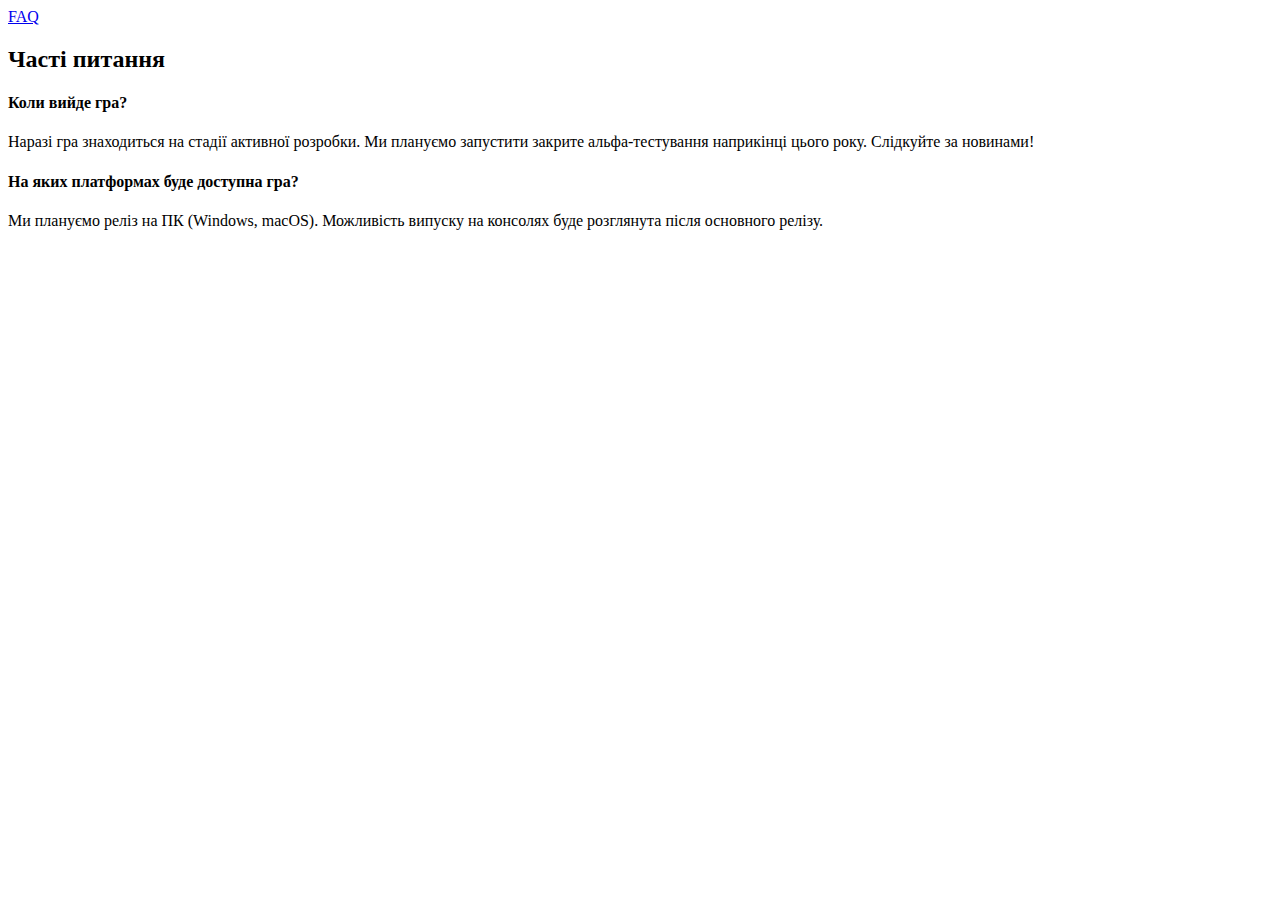
<file: faq.html>
<!DOCTYPE html>
<html lang="uk">
<head>
    <title>FAQ - Divine War</title>
</head>
<body>
    <header>
        <a href="faq.html" class="nav-link nav-faq">FAQ</a>
    </header>
    <main class="container">
        <h2 data-aos="fade-down">Часті питання</h2>
        <div class="faq-item" data-aos="fade-up">
            <h4>Коли вийде гра?</h4>
            <p>Наразі гра знаходиться на стадії активної розробки. Ми плануємо запустити закрите альфа-тестування наприкінці цього року. Слідкуйте за новинами!</p>
        </div>
        <div class="faq-item" data-aos="fade-up">
            <h4>На яких платформах буде доступна гра?</h4>
            <p>Ми плануємо реліз на ПК (Windows, macOS). Можливість випуску на консолях буде розглянута після основного релізу.</p>
        </div>
        </main>
    <footer>
        </footer>
    </body>
</html>
</file>
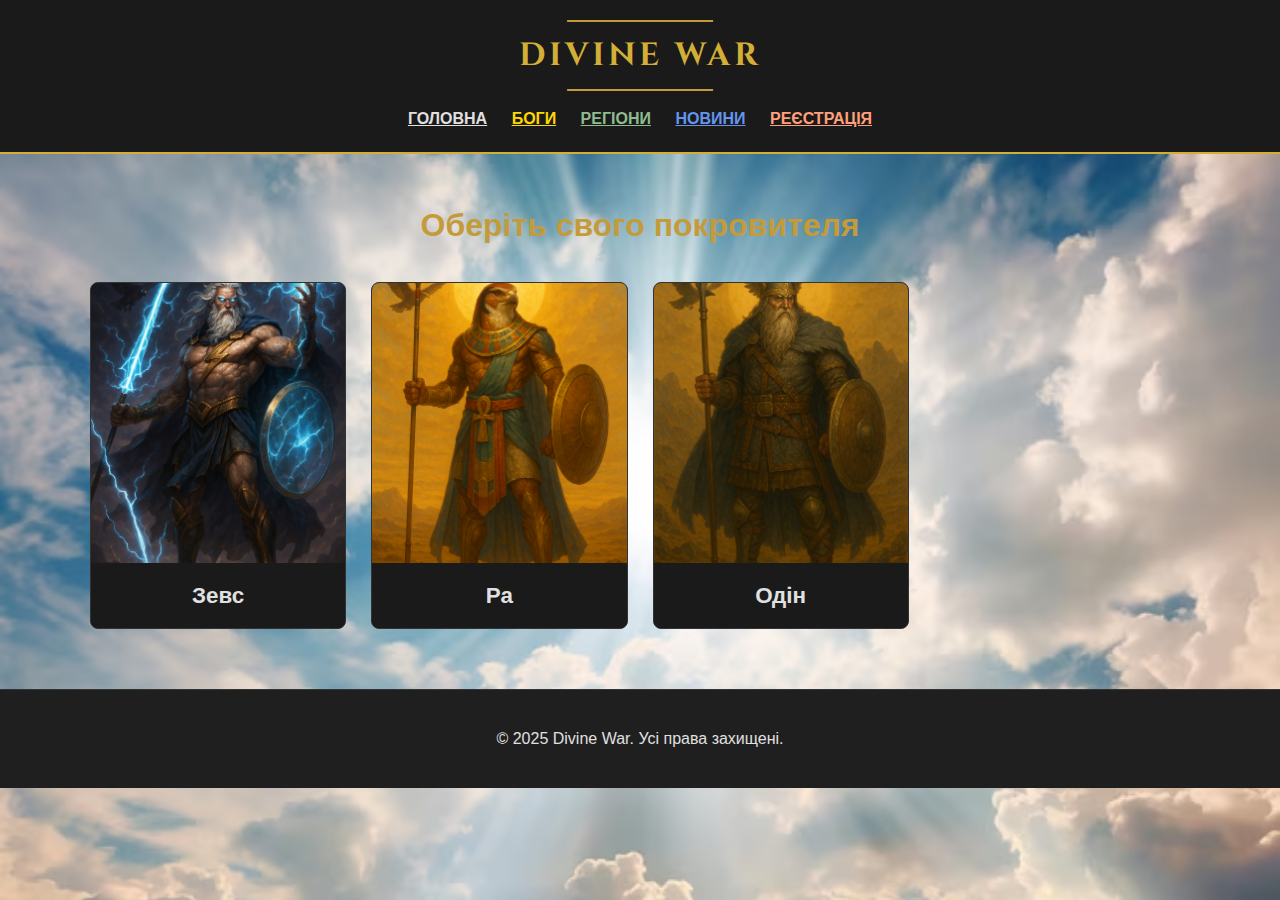
<file: gods.html>
<!DOCTYPE html>
<html lang="uk">
<head>
    <meta charset="UTF-8">
    <meta name="viewport" content="width=device-width, initial-scale=1.0">
    <title>Боги - Divine War</title>
    <link rel="stylesheet" href="css/style.css">
    <link href="https://unpkg.com/aos@2.3.1/dist/aos.css" rel="stylesheet">
</head>
<body>
     <header class="site-header">
       <a href="index.html" class="logo-css">Divine War</a>
       <nav>
    <a href="index.html" class="nav-link nav-home">Головна</a>
    <a href="gods.html" class="nav-link nav-gods">Боги</a>
    <a href="regions.html" class="nav-link nav-regions">Регіони</a>
    <a href="news.html" class="nav-link nav-news">Новини</a>
    <a href="register.html" class="nav-link nav-register">Реєстрація</a>
</nav>
   </header>

    <main class="container">
        <h2>Оберіть свого покровителя</h2>
        <div class="gods-gallery">
            <a href="gods/zeus.html" class="god-gallery-card">
                <img src="img/zeus.png" alt="Зевс">
                <div class="god-card-name">Зевс</div>
            </a>
            <a href="gods/ra.html" class="god-gallery-card">
                <img src="img/ra.png" alt="Ра">
                <div class="god-card-name">Ра</div>
            </a>
            <a href="gods/odin.html" class="god-gallery-card">
                <img src="img/odin.png" alt="Одін">
                <div class="god-card-name">Одін</div>
            </a>
            </div>
    </main>

    <footer>
        <p>&copy; 2025 Divine War. Усі права захищені.</p>
    </footer>


    <script src="https://unpkg.com/aos@2.3.1/dist/aos.js"></script>
<script>
  AOS.init();
</script>
</body>
</html>
</file>
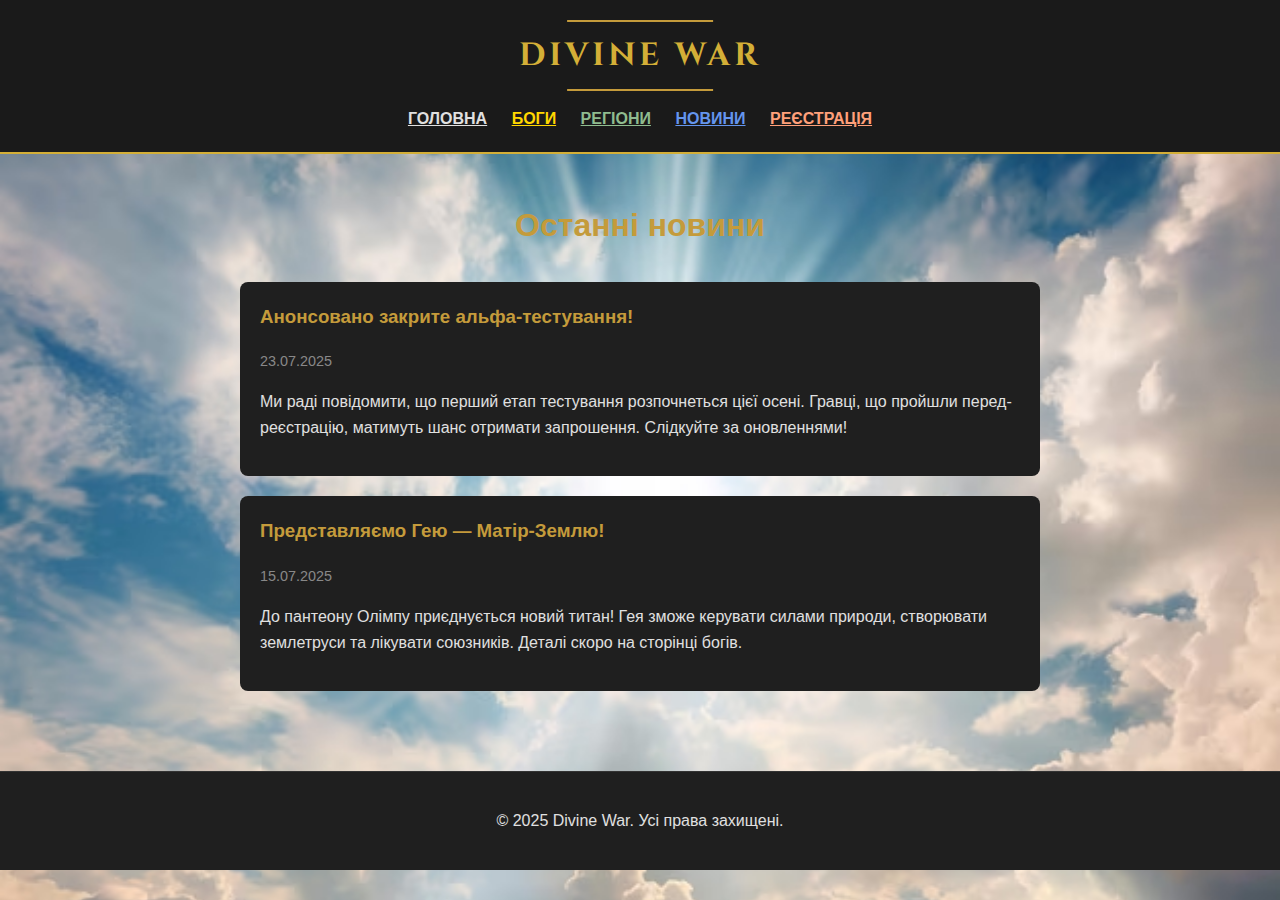
<file: news.html>
<!DOCTYPE html>
<html lang="uk">
<head>
    <meta charset="UTF-8">
    <meta name="viewport" content="width=device-width, initial-scale=1.0">
    <title>Новини - Divine War</title>
    <link rel="stylesheet" href="css/style.css">
    <link href="https://unpkg.com/aos@2.3.1/dist/aos.css" rel="stylesheet">
</head>
<body>
    <header class="site-header">
       <a href="index.html" class="logo-css">Divine War</a>
       <nav>
    <a href="index.html" class="nav-link nav-home">Головна</a>
    <a href="gods.html" class="nav-link nav-gods">Боги</a>
    <a href="regions.html" class="nav-link nav-regions">Регіони</a>
    <a href="news.html" class="nav-link nav-news">Новини</a>
    <a href="register.html" class="nav-link nav-register">Реєстрація</a>
</nav>
   </header>

    <main class="container">
        <h2>Останні новини</h2>
        <div class="news-feed">
            <article class="news-item">
                <h3>Анонсовано закрите альфа-тестування!</h3>
                <p class="news-date">23.07.2025</p>
                <p>Ми раді повідомити, що перший етап тестування розпочнеться цієї осені. Гравці, що пройшли перед-реєстрацію, матимуть шанс отримати запрошення. Слідкуйте за оновленнями!</p>
            </article>
            <article class="news-item">
                <h3>Представляємо Гею — Матір-Землю!</h3>
                <p class="news-date">15.07.2025</p>
                <p>До пантеону Олімпу приєднується новий титан! Гея зможе керувати силами природи, створювати землетруси та лікувати союзників. Деталі скоро на сторінці богів.</p>
            </article>
        </div>
    </main>

    <footer>
        <p>&copy; 2025 Divine War. Усі права захищені.</p>
    </footer>

    <script src="https://unpkg.com/aos@2.3.1/dist/aos.js"></script>
<script>
  AOS.init();
</script>
</body>
</html>
</file>
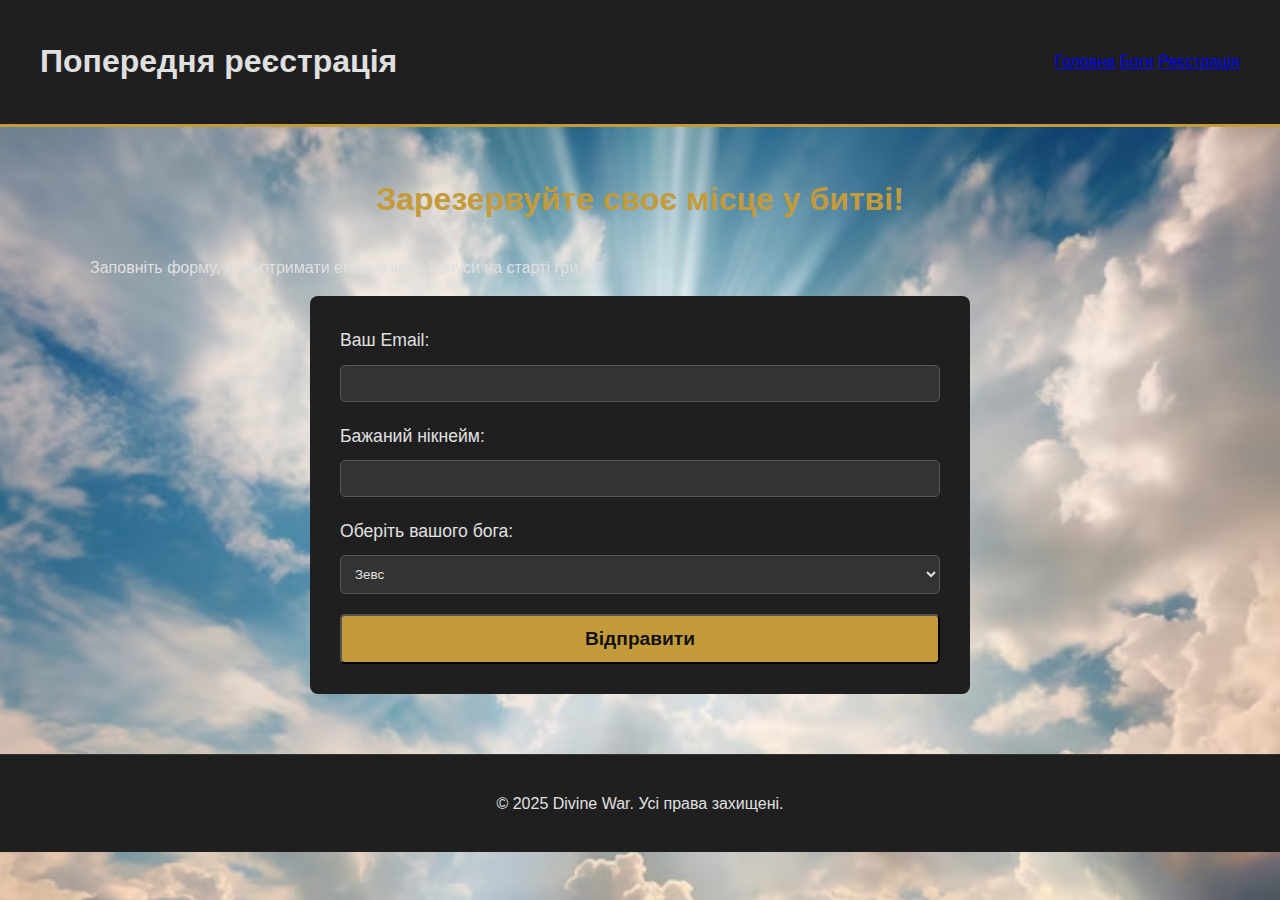
<file: register.html>
<!DOCTYPE html>
<html lang="uk">
<head>
    <meta charset="UTF-8">
    <meta name="viewport" content="width=device-width, initial-scale=1.0">
    <title>Реєстрація - Divine War</title>
    <link rel="stylesheet" href="css/style.css">
</head>
<body>

    <header>
        <h1>Попередня реєстрація</h1>
        <nav>
            <a href="index.html">Головна</a>
            <a href="gods.html">Боги</a>
            <a href="register.html">Реєстрація</a>
        </nav>
    </header>

    <main class="container">
        <h2>Зарезервуйте своє місце у битві!</h2>
        <p>Заповніть форму, щоб отримати ексклюзивні бонуси на старті гри.</p>
        
        <form class="register-form" action="#">
            <label for="email">Ваш Email:</label>
            <input type="email" id="email" name="email" required>
            
            <label for="nickname">Бажаний нікнейм:</label>
            <input type="text" id="nickname" name="nickname" required>
            
            <label for="god">Оберіть вашого бога:</label>
            <select id="god" name="god">
                <option value="zeus">Зевс</option>
                <option value="aphrodite">Афродіта</option>
                <option value="ares">Арес</option>
                <option value="gaia">Гея</option>
                <option value="ra">Ра</option>
                <option value="amun">Амон</option>
                <option value="seth">Сетх</option>
                <option value="nephthys">Нефтида</option>
                <option value="odin">Одін</option>
                <option value="thor">Тор</option>
                <option value="loki">Локі</option>
            </select>
            
            <button type="submit" class="cta-button">Відправити</button>
        </form>
    </main>

    <footer>
        <p>&copy; 2025 Divine War. Усі права захищені.</p>
    </footer>

</body>
</html>
</file>
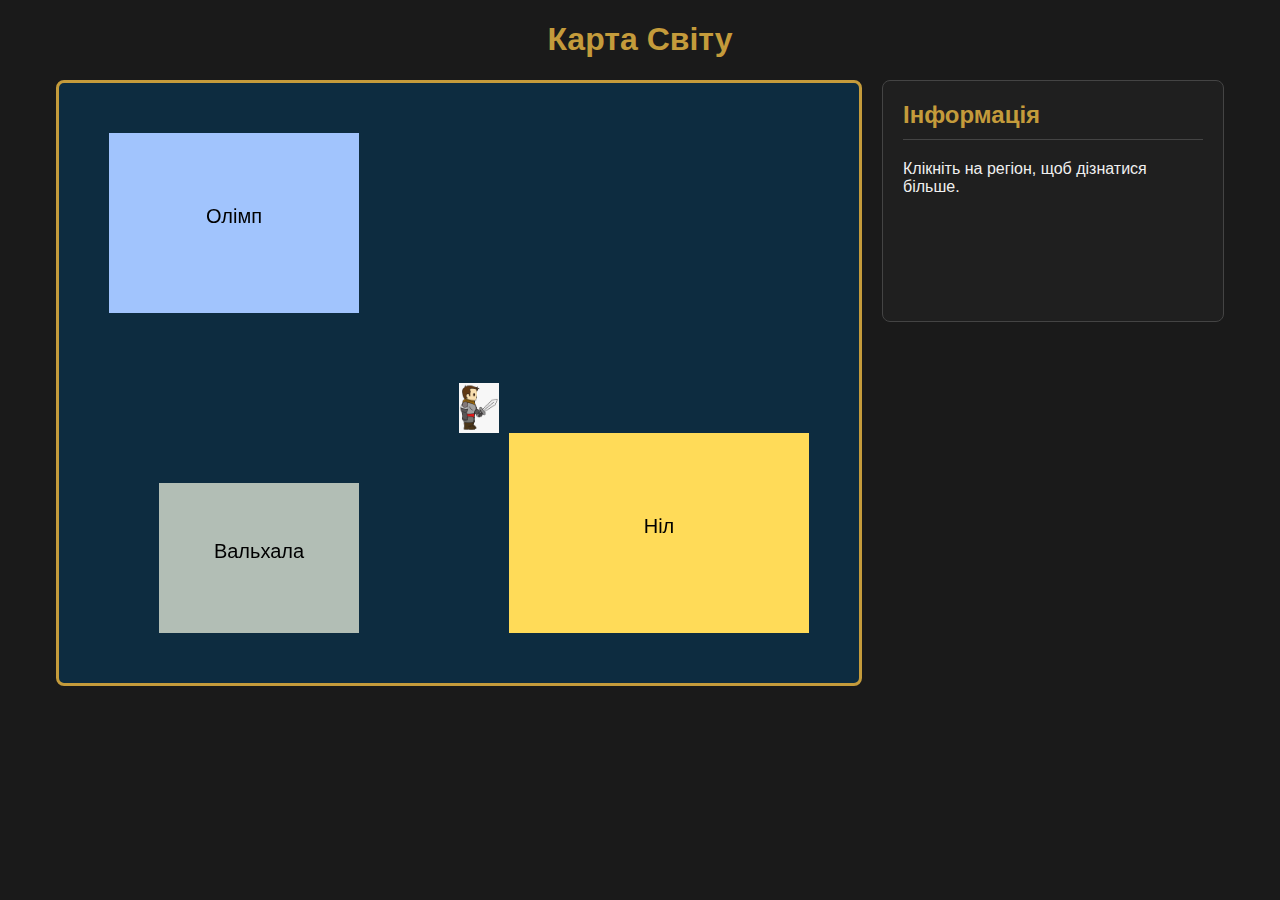
<file: game/game.html>
<!DOCTYPE html>
<html lang="uk">
<head>
    <meta charset="UTF-8">
    <meta name="viewport" content="width=device-width, initial-scale=1.0">
    <title>Divine War - The Game</title>
    <link rel="stylesheet" href="css/game.css">
</head>
<body>

    <h1>Карта Світу</h1>

    <div class="game-container">
        <canvas id="gameCanvas" width="800" height="600"></canvas>

        <div id="infoPanel" class="info-panel">
            <h2>Інформація</h2>
            <p>Клікніть на регіон, щоб дізнатися більше.</p>
        </div>
    </div>

    <script src="js/main.js"></script>

</body>
</html>
</file>
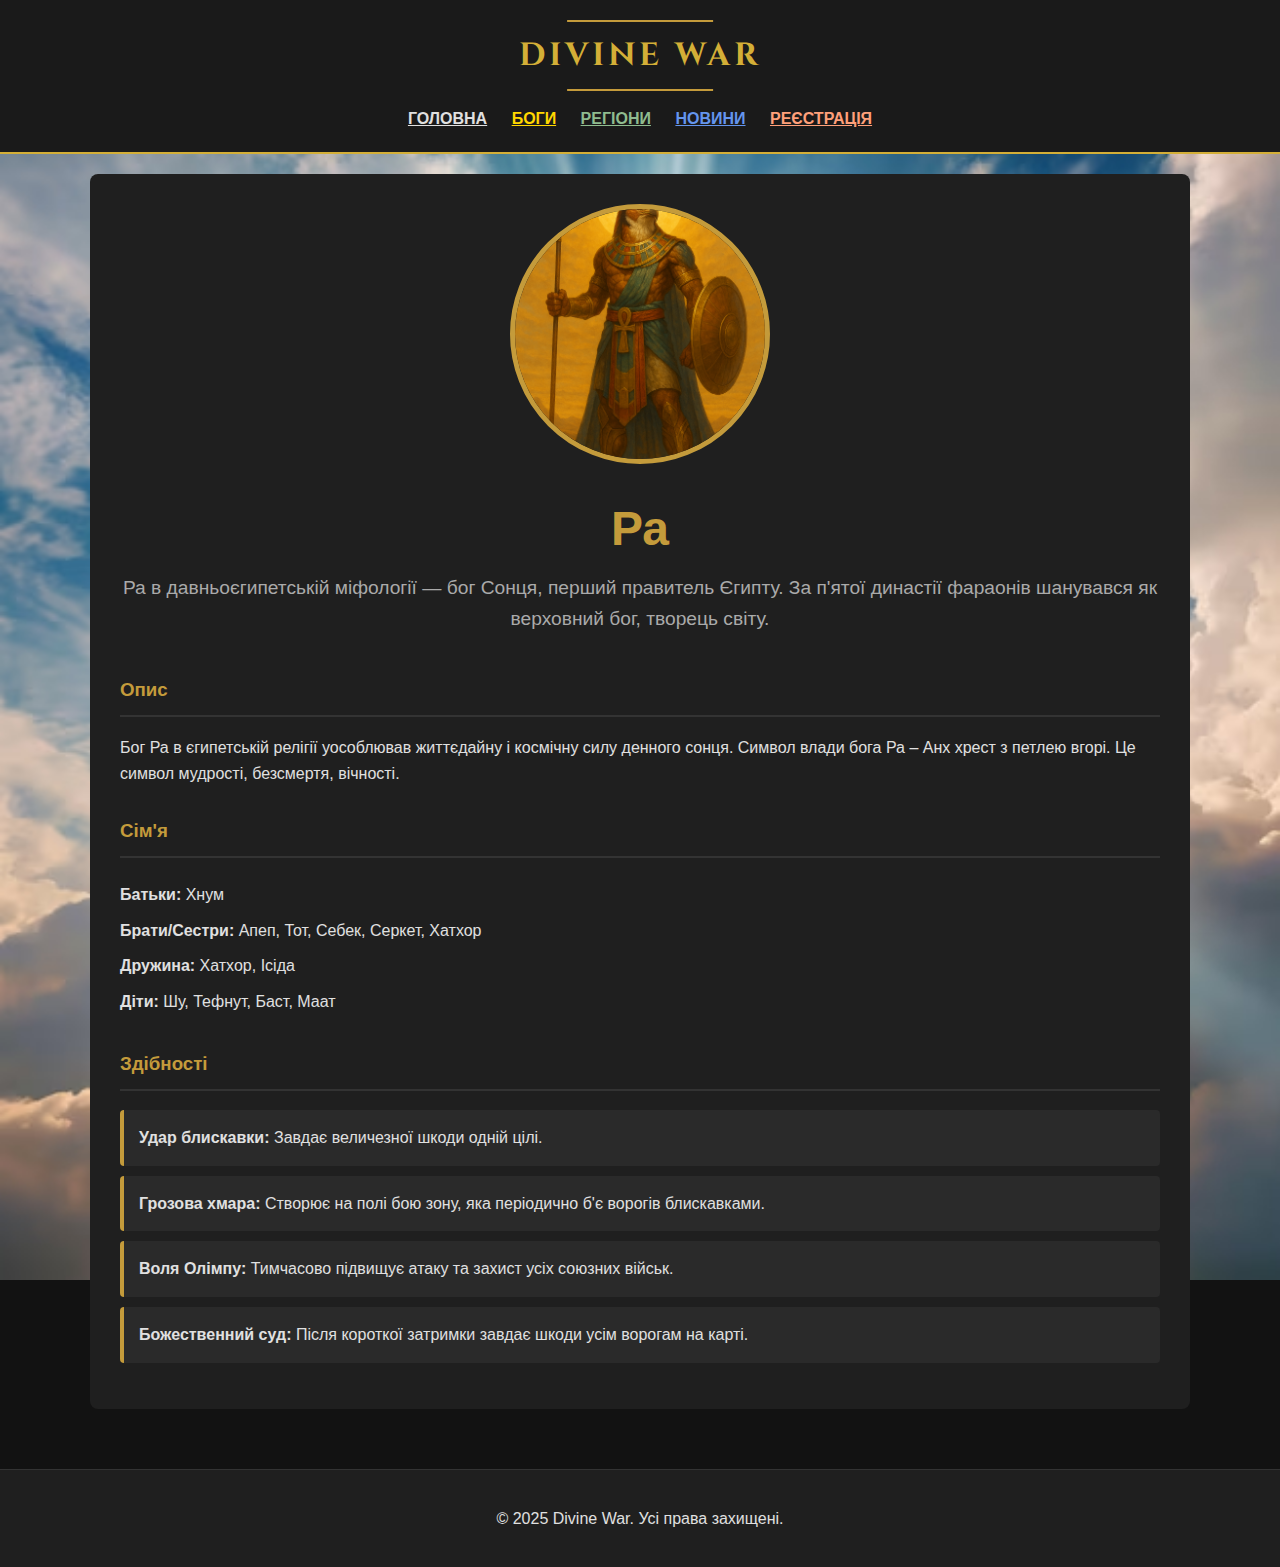
<file: gods/ra.html>
<!DOCTYPE html>
<html lang="uk">
<html lang="uk">
<head>
    <meta charset="UTF-8">
    <meta name="viewport" content="width=device-width, initial-scale=1.0">
    <title>Зевс - Divine War</title>
    <link rel="stylesheet" href="../css/style.css"> </head>
<body>
     <header class="site-header">
       <a href="index.html" class="logo-css">Divine War</a>
       <nav class="site-nav">
    <nav>
    <a href="../index.html" class="nav-link nav-home">Головна</a>
    <a href="../gods.html" class="nav-link nav-gods">Боги</a>
    <a href="../regions.html" class="nav-link nav-regions">Регіони</a>
    <a href="../news.html" class="nav-link nav-news">Новини</a>
    <a href="../register.html" class="nav-link nav-register">Реєстрація</a>
</nav>
   </header>
    </header>

    <main class="container">
        <div class="character-page">
            <div class="character-header">
                <img src="../img/ra.png" alt="Зевс" class="character-img"> <h1>Ра</h1>
                <p class="character-title">Ра в давньоєгипетській міфології — бог Сонця, перший правитель Єгипту. За п'ятої династії фараонів шанувався як верховний бог, творець світу.</p>
            </div>

            <div class="character-details">
                <h3>Опис</h3>
                <p>
                    Бог Ра в єгипетській релігії уособлював життєдайну і космічну силу денного сонця. Символ влади бога Ра – Анх хрест з петлею вгорі. Це символ мудрості, безсмертя, вічності.


                </p>

                <h3>Сім'я</h3>
                <ul>
                    <li><strong>Батьки:</strong> Хнум </li>
                    <li><strong>Брати/Сестри:</strong> Апеп, Тот, Себек, Серкет, Хатхор </li>
                    <li><strong>Дружина:</strong> 	Хатхор, Ісіда</li>
                    <li><strong>Діти:</strong> 	Шу, Тефнут, Баст, Маат</li>
                </ul>

                <h3>Здібності</h3>
                <ul class="abilities">
                    <li><strong>Удар блискавки:</strong> Завдає величезної шкоди одній цілі.</li>
                    <li><strong>Грозова хмара:</strong> Створює на полі бою зону, яка періодично б'є ворогів блискавками.</li>
                    <li><strong>Воля Олімпу:</strong> Тимчасово підвищує атаку та захист усіх союзних військ.</li>
                    <li><strong>Божественний суд:</strong> Після короткої затримки завдає шкоди усім ворогам на карті.</li>
                </ul>
            </div>
        </div>
    </main>

    <footer>
        <p>&copy; 2025 Divine War. Усі права захищені.</p>
    </footer>
</body>
</html>
</file>
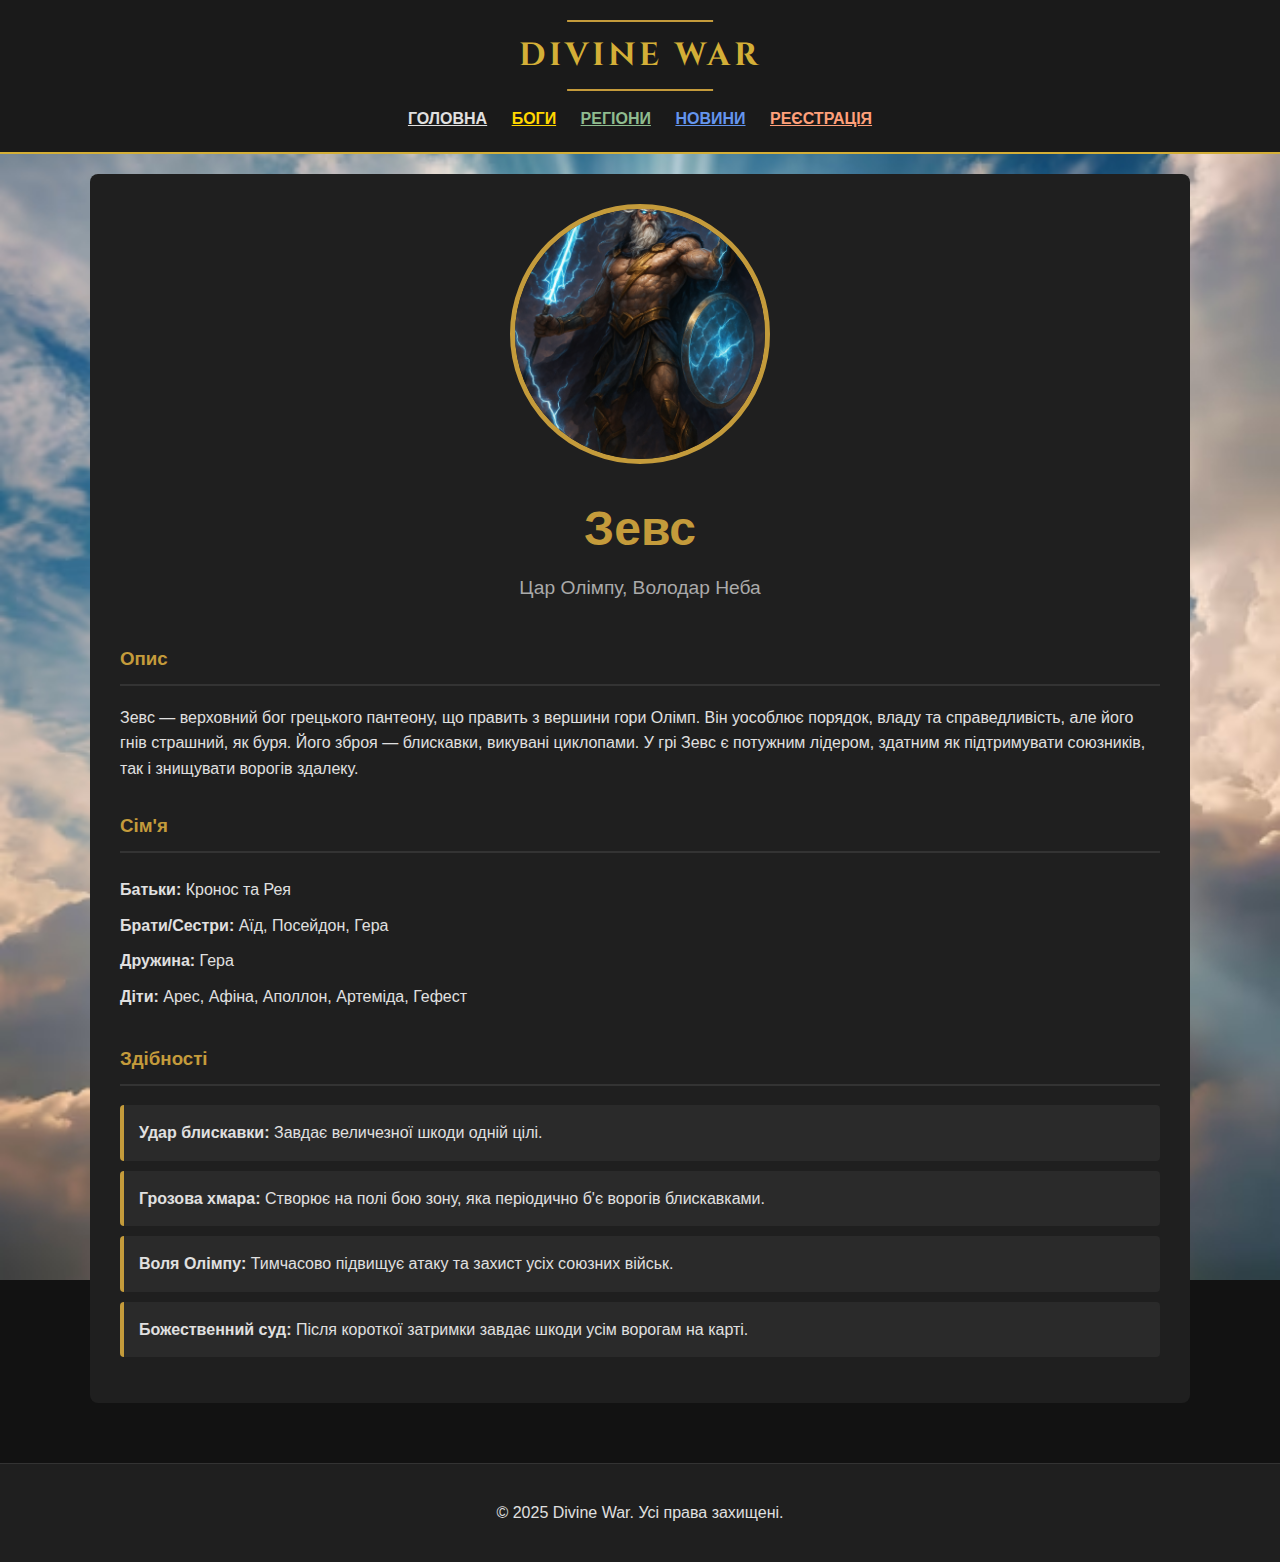
<file: gods/zeus.html>
<!DOCTYPE html>
<html lang="uk">
<head>
    <meta charset="UTF-8">
    <meta name="viewport" content="width=device-width, initial-scale=1.0">
    <title>Зевс - Divine War</title>
    <link rel="stylesheet" href="../css/style.css"> </head>
<body>
     <header class="site-header">
       <a href="index.html" class="logo-css">Divine War</a>
       <nav>
    <a href="../index.html" class="nav-link nav-home">Головна</a>
    <a href="../gods.html" class="nav-link nav-gods">Боги</a>
    <a href="../regions.html" class="nav-link nav-regions">Регіони</a>
    <a href="../news.html" class="nav-link nav-news">Новини</a>
    <a href="../register.html" class="nav-link nav-register">Реєстрація</a>
</nav>
   </header>
    </header>

    <main class="container">
        <div class="character-page">
            <div class="character-header">
                <img src="../img/zeus.png" alt="Зевс" class="character-img"> <h1>Зевс</h1>
                <p class="character-title">Цар Олімпу, Володар Неба</p>
            </div>

            <div class="character-details">
                <h3>Опис</h3>
                <p>
                    Зевс — верховний бог грецького пантеону, що править з вершини гори Олімп. Він уособлює порядок, владу та справедливість, але його гнів страшний, як буря. Його зброя — блискавки, викувані циклопами. У грі Зевс є потужним лідером, здатним як підтримувати союзників, так і знищувати ворогів здалеку.
                </p>

                <h3>Сім'я</h3>
                <ul>
                    <li><strong>Батьки:</strong> Кронос та Рея</li>
                    <li><strong>Брати/Сестри:</strong> Аїд, Посейдон, Гера</li>
                    <li><strong>Дружина:</strong> Гера</li>
                    <li><strong>Діти:</strong> Арес, Афіна, Аполлон, Артеміда, Гефест</li>
                </ul>

                <h3>Здібності</h3>
                <ul class="abilities">
                    <li><strong>Удар блискавки:</strong> Завдає величезної шкоди одній цілі.</li>
                    <li><strong>Грозова хмара:</strong> Створює на полі бою зону, яка періодично б'є ворогів блискавками.</li>
                    <li><strong>Воля Олімпу:</strong> Тимчасово підвищує атаку та захист усіх союзних військ.</li>
                    <li><strong>Божественний суд:</strong> Після короткої затримки завдає шкоди усім ворогам на карті.</li>
                </ul>
            </div>
        </div>
    </main>

    <footer>
        <p>&copy; 2025 Divine War. Усі права захищені.</p>
    </footer>
</body>
</html>
</file>
<file: css/style.css>
@import url('https://fonts.googleapis.com/css2?family=Cinzel:wght@700&display=swap');

/* Загальні стилі */
body {
font-family: 'Segoe UI', Tahoma, Geneva, Verdana, sans-serif;
background-color: #121212;
color: #e0e0e0;
margin: 0;
line-height: 1.6;
background-image: url('../img/background.avif');
background-size: cover; 
background-repeat: no-repeat; 
background-attachment: fixed; 
}

.container {
    max-width: 1100px;
    margin: 0 auto;
    padding: 20px;
}

/* ==== Header ==== */
.site-header {
  background: #1a1a1a;
  border-bottom: 2px solid #d4af37;
  padding: 20px 0;
  display: flex;
  flex-direction: column;
  align-items: center;
}

/* ==== Логотип ==== */
.site-header .logo-css {
  font-family: 'Cinzel', serif;
  font-size: 2rem;
  color: #d4af37;
  text-decoration: none;
  margin-bottom: 15px;
}

header {
    background-color: #1f1f1f;
    padding: 15px 40px;
    border-bottom: 3px solid #c49b3b;
    
    /* Додані властивості для вирівнювання */
    display: flex;
    justify-content: space-between;
    align-items: center;
}

/*
==============================
СТИЛІ ДЛЯ КОЛЬОРОВОЇ НАВІГАЦІЇ
==============================
*/

/* Загальний стиль для всіх посилань в навігації */
.nav-link {
    padding: 5px 10px;
    border-radius: 5px;
    text-transform: uppercase;
    font-weight: bold;
    transition: all 0.3s ease;
}

/* Колір для кожної категорії */
.nav-home { color: #E0E0E0; }      /* ⚪ Головна - нейтральний білий */
.nav-gods { color: #FFD700; }      /* ✨ Боги - яскраво-золотий */
.nav-regions { color: #8FBC8F; }   /* 🌳 Регіони - зелений, колір природи */
.nav-news { color: #6495ED; }      /* 📖 Новини - інформаційний синій */
.nav-register { color: #FFA07A; }  /* 🔥 Реєстрація - теплий помаранчевий */


/* Ефекти при наведенні миші */
.nav-link:hover {
    color: #121212; /* Колір тексту при наведенні - темний */
}

.nav-home:hover { background-color: #E0E0E0; }
.nav-gods:hover { background-color: #FFD700; }
.nav-regions:hover { background-color: #8FBC8F; }
.nav-news:hover { background-color: #6495ED; }
.nav-register:hover { background-color: #FFA07A; }


/* Головний контент */
main section {
    margin-bottom: 40px;
}

h2 {
    color: #c49b3b;
    text-align: center;
    margin-bottom: 30px;
    font-size: 2em;
}

.intro p {
    font-size: 1.2em;
    text-align: center;
    max-width: 800px;
    margin: 0 auto 30px;
}

/* Кнопка */
.cta-button {
    display: inline-block;
    background-color: #c49b3b;
    color: #121212;
    padding: 12px 25px;
    text-decoration: none;
    font-size: 1.2em;
    font-weight: bold;
    border-radius: 5px;
    transition: background-color 0.3s, transform 0.2s;
}

.cta-button:hover {
    background-color: #dcb65b;
    transform: scale(1.05);
}

/* Регіони */
.regions {
    display: flex;
    justify-content: space-around;
    gap: 20px;
    flex-wrap: wrap;
}

.region-card {
    background-color: #1f1f1f;
    padding: 20px;
    border: 1px solid #333;
    border-radius: 8px;
    flex-basis: 30%;
    text-align: center;
}

.region-card h3 {
    color: #c49b3b;
}

/* Сітка богів */
.gods-grid {
    display: grid;
    grid-template-columns: repeat(auto-fit, minmax(300px, 1fr));
    gap: 20px;
}

.god-card {
    background-color: #1f1f1f;
    padding: 25px;
    border-left: 5px solid #c49b3b;
    border-radius: 5px;
}

.god-card h3 {
    margin-top: 0;
    color: #e0e0e0;
}

/* Форма */
.register-form {
    max-width: 600px;
    margin: 0 auto;
    background-color: #1f1f1f;
    padding: 30px;
    border-radius: 8px;
}

.register-form label {
    display: block;
    margin-bottom: 10px;
    font-size: 1.1em;
}

.register-form input,
.register-form select {
    width: 100%;
    padding: 10px;
    margin-bottom: 20px;
    background-color: #333;
    border: 1px solid #555;
    color: #e0e0e0;
    border-radius: 5px;
    box-sizing: border-box; /* Важливо для правильного розміру */
}

.register-form button {
    width: 100%;
    cursor: pointer;
}

/* Футер */
footer {
    text-align: center;
    padding: 20px;
    margin-top: 40px;
    background-color: #1f1f1f;
    border-top: 1px solid #333;
}

/* Існуючі стилі... (залиште їх) */

/* Додайте або замініть ці стилі */

/* Головна сторінка */
.world-intro {
    background: linear-gradient(rgba(18, 18, 18, 0.7), rgba(18, 18, 18, 0.7)), url('../img/main-bg.jpg'); /* Покладіть фонове зображення в /img/ */
    background-size: cover;
    background-position: center;
    min-height: 80vh;
    display: flex;
    align-items: center;
    justify-content: center;
    text-align: center;
    padding: 20px;
}

.intro-content h2 {
    font-size: 3.5em;
    margin-bottom: 20px;
}

.intro-content p {
    font-size: 1.3em;
    max-width: 700px;
    margin-bottom: 30px;
}

/* Галерея богів */
.gods-gallery {
    display: grid;
    grid-template-columns: repeat(auto-fill, minmax(220px, 1fr));
    gap: 25px;
}

.god-gallery-card {
    text-decoration: none;
    color: #e0e0e0;
    background: #1f1f1f;
    border-radius: 8px;
    overflow: hidden;
    transition: transform 0.3s, box-shadow 0.3s;
    border: 1px solid #333;
}

.god-gallery-card:hover {
    transform: scale(1.05);
    box-shadow: 0 0 20px #c49b3b;
}

.god-gallery-card img {
    width: 100%;
    height: 280px;
    object-fit: cover;
    display: block;
}

.god-card-name {
    font-size: 1.4em;
    font-weight: bold;
    padding: 15px;
    text-align: center;
    background: #1a1a1a;
}


/* Сторінка окремого бога */
.character-page {
    background: #1f1f1f;
    padding: 30px;
    border-radius: 8px;
}

.character-header {
    text-align: center;
    margin-bottom: 40px;
}

.character-img {
    width: 250px;
    height: 250px;
    border-radius: 50%;
    object-fit: cover;
    border: 5px solid #c49b3b;
    margin-bottom: 20px;
}

.character-header h1 {
    font-size: 3em;
    color: #c49b3b;
    margin: 0;
}

.character-title {
    font-size: 1.2em;
    color: #aaa;
    margin-top: 5px;
}

.character-details h3 {
    color: #c49b3b;
    border-bottom: 2px solid #333;
    padding-bottom: 10px;
    margin-top: 30px;
}

.character-details ul {
    list-style: none;
    padding-left: 0;
}

.character-details ul li {
    padding: 5px 0;
}

ul.abilities li {
    background: #2a2a2a;
    margin-bottom: 10px;
    padding: 15px;
    border-left: 4px solid #c49b3b;
    border-radius: 4px;
}

/* Сторінка регіонів */
.region-section {
    display: flex;
    gap: 30px;
    background: #1f1f1f;
    padding: 25px;
    border-radius: 8px;
    margin-bottom: 30px;
    align-items: center;
}

.region-img {
    width: 300px;
    height: 200px;
    object-fit: cover;
    border-radius: 5px;
    border: 3px solid #444;
}

.region-info h3 {
    color: #c49b3b;
    margin-top: 0;
}
.region-info ul {
    padding-left: 20px;
}

/* Сторінка новин */
.news-feed {
    max-width: 800px;
    margin: 0 auto;
}
.news-item {
    background: #1f1f1f;
    padding: 20px;
    border-radius: 8px;
    margin-bottom: 20px;
}
.news-item h3 {
    margin-top: 0;
    color: #c49b3b;
}
.news-date {
    font-size: 0.9em;
    color: #888;
    margin-bottom: 15px;
}

/*
==============================
СТИЛІ ДЛЯ CSS ЛОГОТИПУ
==============================
*/

.logo-css {
    font-family: 'Cinzel', serif; /* Застосовуємо наш новий шрифт */
    font-size: 2.5em; /* Розмір тексту */
    font-weight: 700;
    text-decoration: none; /* Прибираємо підкреслення посилання */
    color: #c49b3b; /* Базовий золотий колір */
    text-transform: uppercase; /* Всі літери великі */
    letter-spacing: 4px; /* Відстань між літерами */
    padding: 10px 0;
    position: relative; /* Потрібно для декоративних ліній */
    transition: text-shadow 0.3s;
}

.logo-css:hover {
    text-shadow: 0 0 10px #c49b3b; /* Ефект світіння при наведенні */
}

/* Декоративні лінії зверху та знизу логотипу */
.logo-css::before,
.logo-css::after {
    content: '';
    position: absolute;
    width: 60%; /* Ширина ліній */
    height: 2px;
    background-color: #c49b3b;
    left: 50%;
    transform: translateX(-50%);
    transition: width 0.4s;
}

.logo-css::before {
    top: 0; /* Лінія зверху */
}

.logo-css::after {
    bottom: 0; /* Лінія знизу */
}

/* Анімація ліній при наведенні */
.logo-css:hover::before,
.logo-css:hover::after {
    width: 100%;
}

.success-message {
    text-align: center;
    background-color: #1f1f1f;
    padding: 40px;
    border-radius: 8px;
}

/* Сторінка пантеонів */
.pantheon-card {
    background-color: #1f1f1f;
    border-radius: 8px;
    margin-bottom: 30px;
    overflow: hidden;
    border: 1px solid #333;
}
.pantheon-header {
    padding: 20px;
    text-align: center;
    background-size: cover;
    background-position: center;
}
.pantheon-header h3 {
    color: #fff;
    font-size: 2em;
    text-shadow: 2px 2px 4px #000;
    margin: 0;
}
/* Додайте фонові зображення для кожного пантеону в папку /img */
.olympus-bg { background-image: linear-gradient(rgba(0,0,0,0.5), rgba(0,0,0,0.5)), url('../img/olympus-bg.jpg'); }
.nile-bg { background-image: linear-gradient(rgba(0,0,0,0.5), rgba(0,0,0,0.5)), url('../img/nile-bg.jpg'); }
.valhalla-bg { background-image: linear-gradient(rgba(0,0,0,0.5), rgba(0,0,0,0.5)), url('../img/valhalla-bg.jpg'); }

.pantheon-body {
    padding: 25px;
}
.pantheon-body p {
    margin-bottom: 15px;
}
.pantheon-body strong {
    color: #c49b3b;
}

/* Новий колір для посилання "Пантеони" */
.nav-pantheons { color: #BA55D3; } /* 💜 Фіолетовий, колір влади */
.nav-pantheons:hover { background-color: #BA55D3; }

/* Сторінка Бестіарію */
.creature-card {
    display: flex;
    align-items: center;
    gap: 25px;
    background-color: #1f1f1f;
    padding: 20px;
    border-radius: 8px;
    margin-bottom: 20px;
    border-left: 5px solid #c49b3b;
}
.creature-card img {
    width: 150px;
    height: 150px;
    object-fit: cover;
    border-radius: 50%;
    border: 3px solid #444;
}
.creature-info h3 {
    margin-top: 0;
    color: #c49b3b;
}
/* Новий колір для посилання "Бестіарій" */
.nav-bestiary { color: #CD5C5C; } /* 👹 Червоний, колір істот */
.nav-bestiary:hover { background-color: #CD5C5C; }

/* Сторінка FAQ */
.faq-item {
    background-color: #1f1f1f;
    padding: 20px;
    border-radius: 8px;
    margin-bottom: 20px;
}
.faq-item h4 {
    margin-top: 0;
    color: #c49b3b;
    font-size: 1.4em;
}
/* Новий колір для посилання "FAQ" */
.nav-faq { color: #4682B4; } /* ❓ Сталевий синій */
.nav-faq:hover { background-color: #4682B4; }
</file>
<file: game/css/game.css>
body {
    background-color: #1a1a1a;
    color: #f0f0f0;
    font-family: sans-serif;
    display: flex;
    flex-direction: column;
    align-items: center;
    margin: 0;
}

h1 {
    color: #c49b3b;
}

.game-container {
    display: flex;
    gap: 20px;
    align-items: flex-start;
}

#gameCanvas {
    background-color: #0d2c40; /* Колір моря/фону карти */
    border: 3px solid #c49b3b;
    border-radius: 8px;
}

.info-panel {
    background-color: #1f1f1f;
    border: 1px solid #444;
    border-radius: 8px;
    padding: 20px;
    width: 300px;
    min-height: 200px;
}

.info-panel h2 {
    color: #c49b3b;
    margin-top: 0;
    border-bottom: 1px solid #444;
    padding-bottom: 10px;
}
</file>
